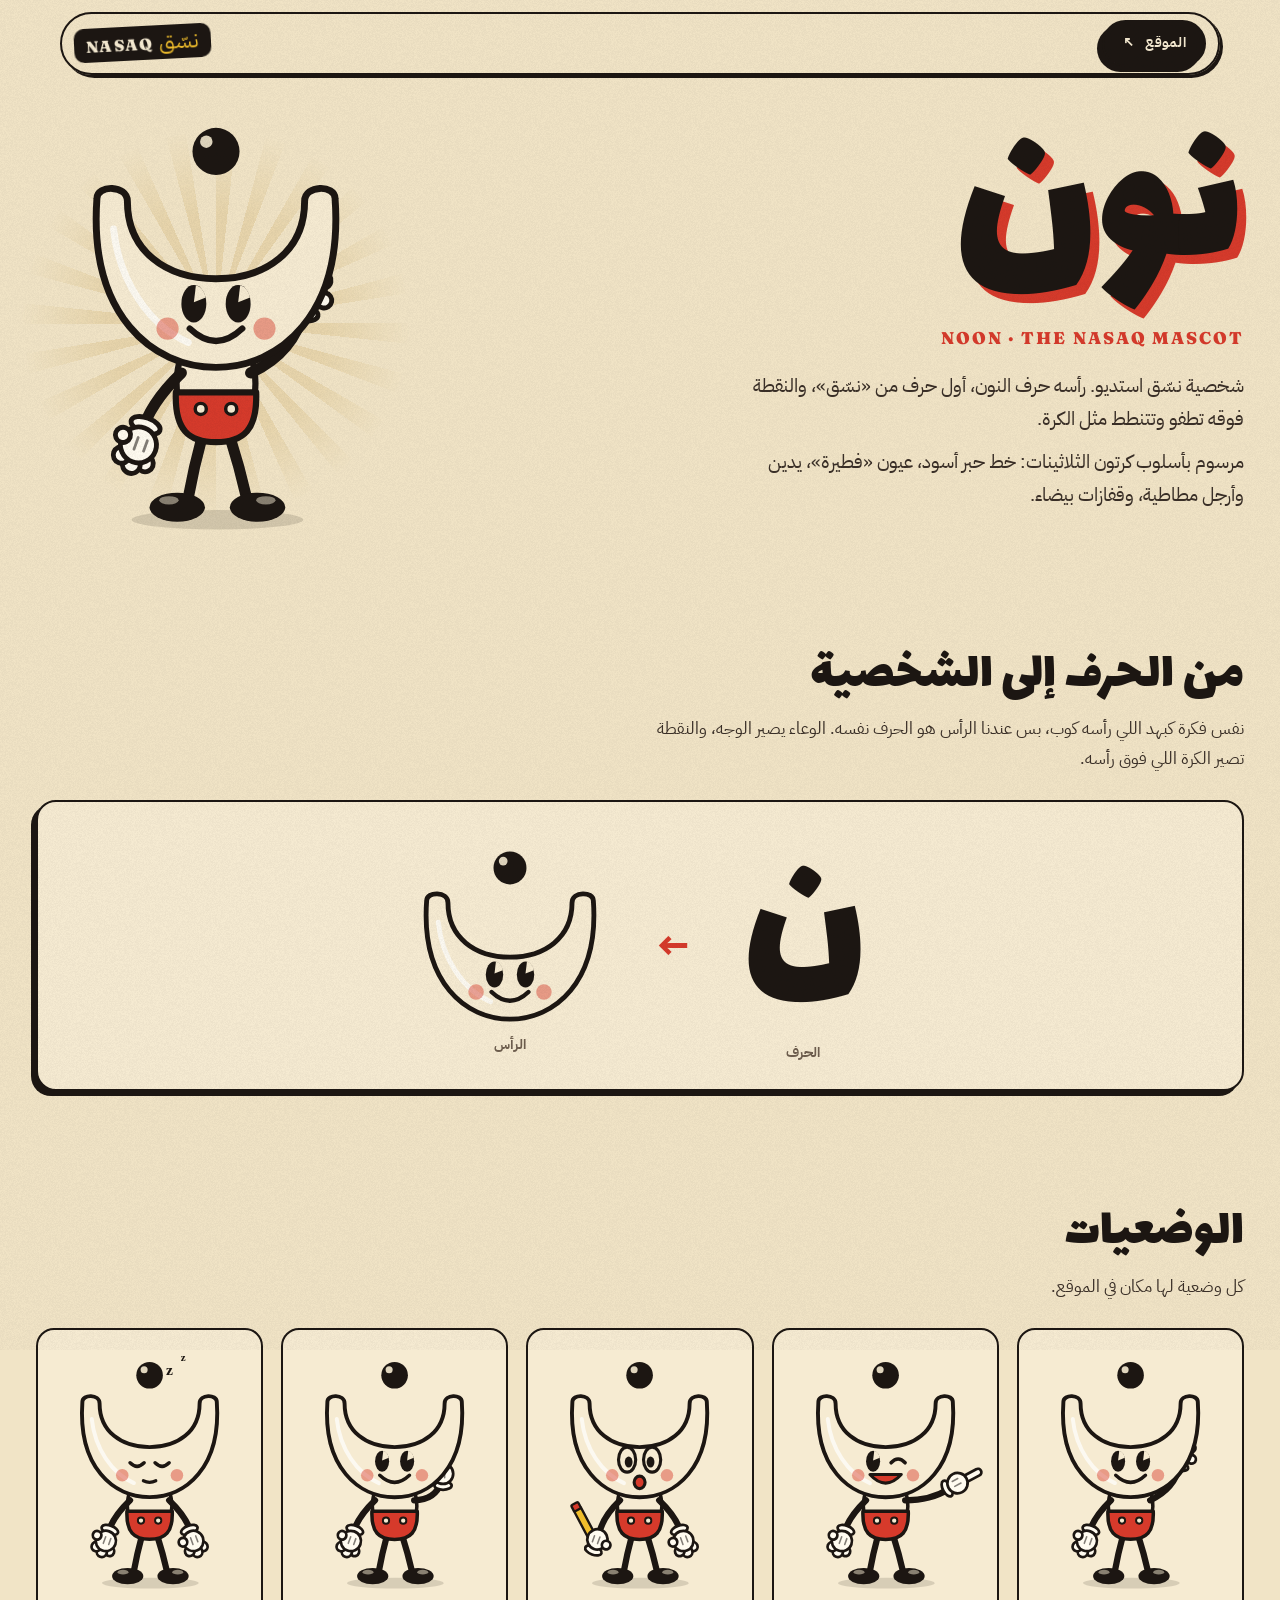
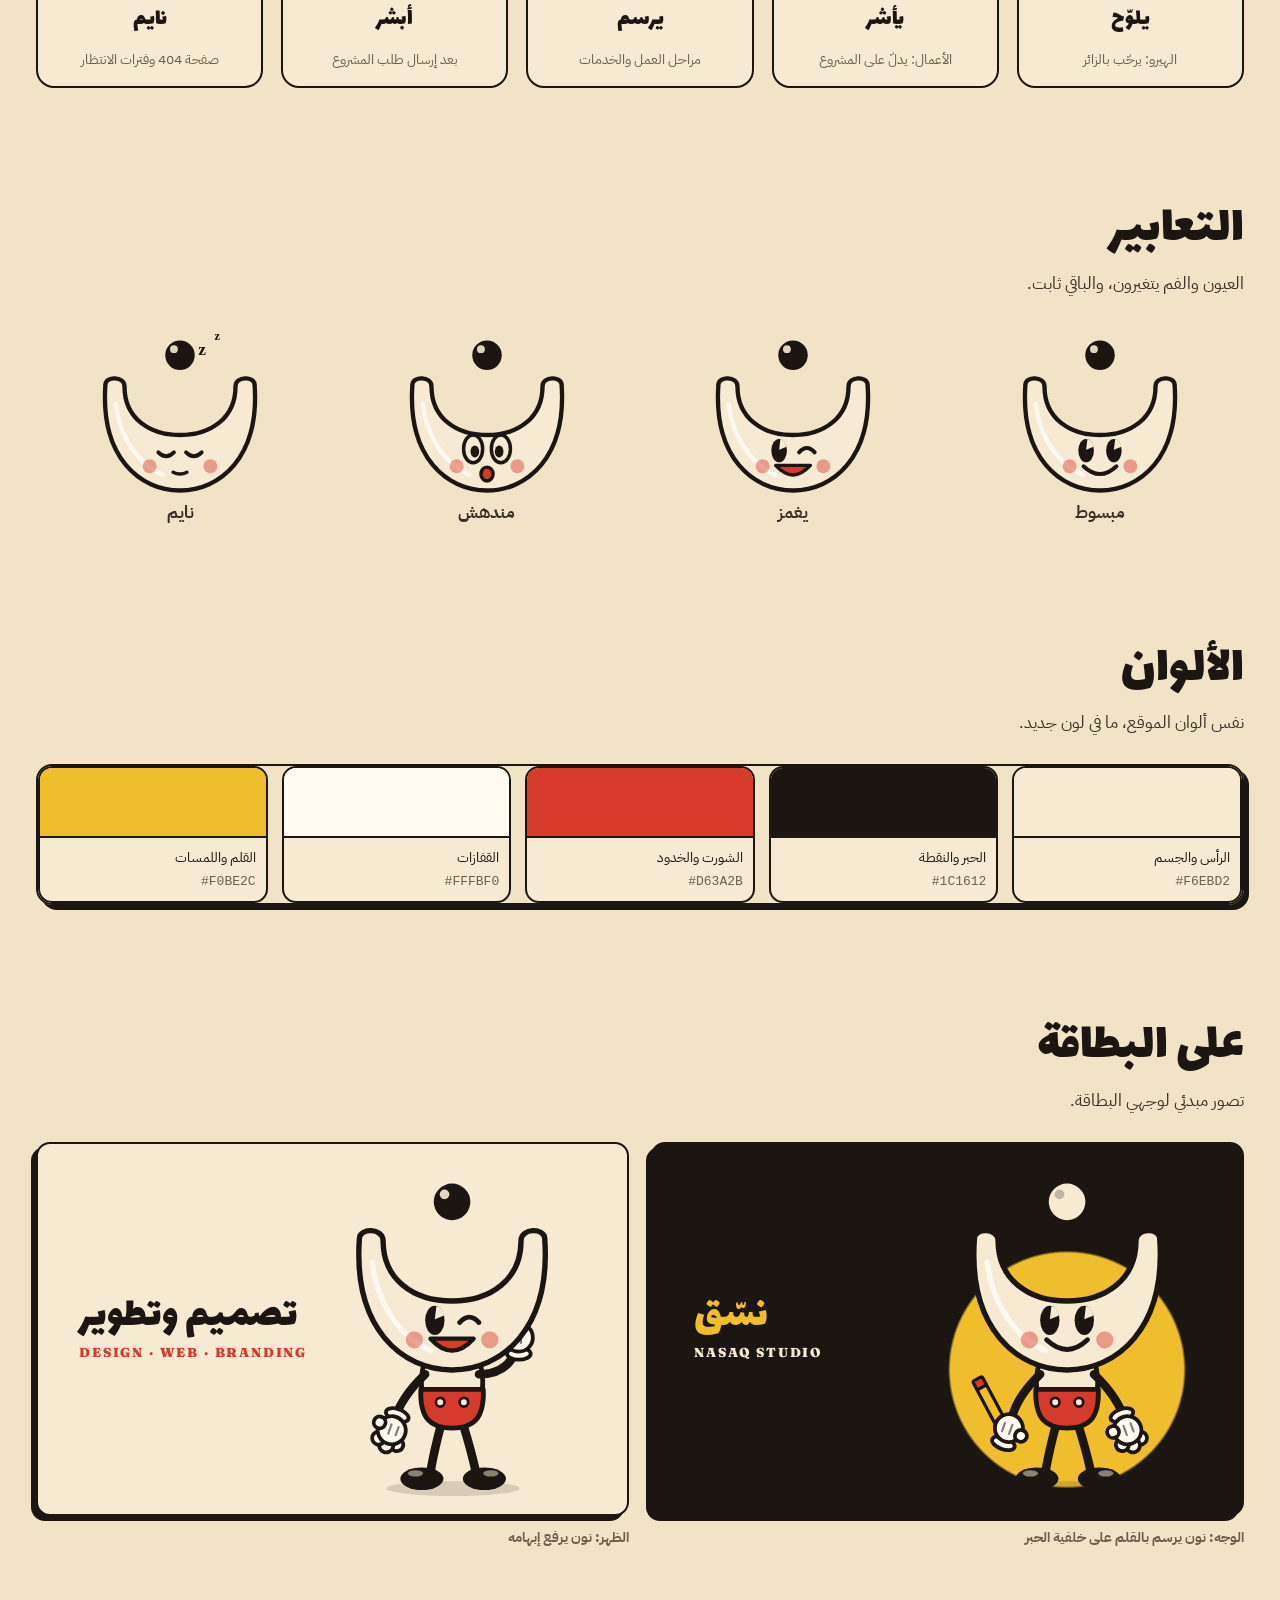
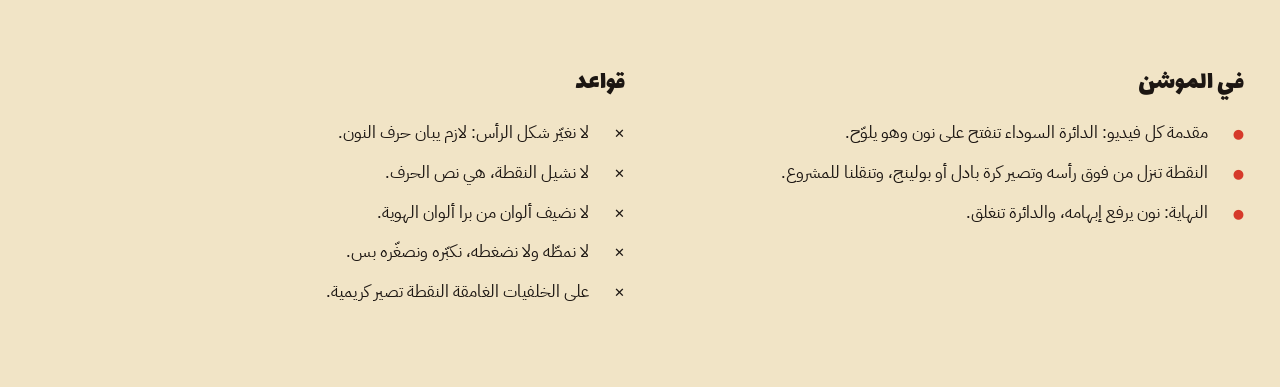
<file: noon.html>
<!doctype html>
<html lang="ar" dir="rtl">
<head>
<meta charset="utf-8">
<meta name="viewport" content="width=device-width, initial-scale=1, viewport-fit=cover">
<title>نون · نسّق استديو</title>
<meta name="robots" content="noindex">
<link rel="icon" href="assets/icon.svg" type="image/svg+xml">
<link rel="preconnect" href="https://fonts.googleapis.com">
<link rel="preconnect" href="https://fonts.gstatic.com" crossorigin>
<link rel="stylesheet" href="https://fonts.googleapis.com/css2?family=Bricolage+Grotesque:opsz,wght@12..96,400;12..96,600;12..96,800&family=Fraunces:opsz,wght,SOFT,WONK@9..144,400..900,0..100,0..1&family=IBM+Plex+Sans+Arabic:wght@400;600;700&family=Lalezar&display=swap">
<link rel="stylesheet" href="assets/style.css">
<style>
  /* Character sheet: one page that shows how Noon is built and used */
  .sheet { padding-block: calc(96px + env(safe-area-inset-top, 0px)) 80px; }
  .sheet-hero { display: grid; grid-template-columns: minmax(0, 1fr) minmax(220px, 360px); gap: clamp(24px, 5vw, 70px); align-items: center; }
  .sheet-hero h1 { margin: 0; font-family: var(--display); font-weight: 400; font-size: clamp(90px, 18vw, 220px); line-height: .95; color: var(--ink); text-shadow: .04em .04em 0 var(--red); }
  .sheet-hero .en { font-family: "Fraunces", Georgia, serif; font-weight: 900; letter-spacing: .12em; color: var(--red); margin: 6px 0 16px; }
  .sheet-hero p { max-width: 46ch; font-size: 19px; color: var(--ink-2); margin: 0 0 10px; }
  .stage { position: relative; aspect-ratio: 260 / 316; max-width: 100%; }
  .stage::before { content: ""; position: absolute; inset: 8% -6% 4%; z-index: -1; border-radius: 50%;
    background: repeating-conic-gradient(from 0deg, var(--paper-2) 0deg 6deg, transparent 6deg 15deg); opacity: .8;
    -webkit-mask: radial-gradient(circle, #000 40%, transparent 70%); mask: radial-gradient(circle, #000 40%, transparent 70%); }
  .block { margin-top: clamp(60px, 9vw, 110px); }
  .block h2 { margin: 0 0 6px; font-family: var(--display); font-weight: 400; font-size: clamp(32px, 5vw, 54px); line-height: 1.2; }
  .block > p { margin: 0 0 26px; color: var(--ink-2); max-width: 60ch; }
  .build { display: flex; align-items: center; justify-content: center; gap: clamp(14px, 4vw, 50px); flex-wrap: wrap;
    border: var(--edge); border-radius: 20px; background: var(--cream); padding: 24px; box-shadow: var(--shadow); }
  [dir="rtl"] .build { box-shadow: -5px 5px 0 var(--ink); }
  .build .letter { font-family: "Lalezar", serif; font-size: clamp(110px, 16vw, 190px); line-height: 1.1; }
  .build .arrow { font-size: 40px; font-weight: 800; color: var(--red); }
  .build .head { width: clamp(120px, 18vw, 190px); }
  .build figcaption { text-align: center; font-weight: 700; color: var(--muted); font-size: 14px; }
  .build figure { margin: 0; display: grid; justify-items: center; gap: 6px; }
  .poses { display: grid; grid-template-columns: repeat(5, minmax(0, 1fr)); gap: 18px; }
  .pose { margin: 0; border: var(--edge); border-radius: 18px; background: var(--cream); padding: 14px 10px 16px; display: grid; gap: 8px; text-align: center; }
  .pose b { font-family: var(--display); font-weight: 400; font-size: 24px; }
  .pose span { font-size: 14px; color: var(--muted); line-height: 1.5; }
  .faces { display: grid; grid-template-columns: repeat(4, minmax(0, 1fr)); gap: 18px; }
  .faces figure { margin: 0; text-align: center; font-weight: 700; color: var(--ink-2); }
  .faces svg { max-width: 170px; margin-inline: auto; }
  .swatches { display: grid; grid-template-columns: repeat(5, minmax(0, 1fr)); gap: 14px; }
  .sw { border: var(--edge); border-radius: 14px; overflow: hidden; background: var(--cream); }
  .sw i { display: block; height: 70px; border-bottom: var(--edge); }
  .sw div { padding: 8px 10px; font-size: 14px; }
  .sw code { display: block; direction: ltr; text-align: right; color: var(--muted); font-size: 13px; }
  .uses { display: grid; grid-template-columns: repeat(2, minmax(0, 1fr)); gap: 22px; align-items: start; }
  .card-mock { aspect-ratio: 85.6 / 54; max-width: 100%; border-radius: 14px; border: var(--edge); overflow: hidden; position: relative; box-shadow: -5px 5px 0 var(--ink); }
  .card-mock.front { background: var(--ink); color: var(--cream); }
  .card-mock.back { background: var(--cream); }
  .card-mock.front .noon-dot circle:first-child { fill: var(--cream); }  /* on dark grounds the dot turns cream */
  .card-mock.front .noon-dot circle + circle { fill: var(--ink); opacity: .25; }
  .card-mock.front .who { background: radial-gradient(circle at 50% 62%, var(--mustard) 0 46%, transparent 47%); }
  .card-mock .who { position: absolute; inset-inline-start: 6%; top: 50%; translate: 0 -50%; height: 92%; aspect-ratio: 260/316; }
  .card-mock .txt { position: absolute; inset-inline-end: 7%; top: 50%; translate: 0 -50%; text-align: left; }
  .card-mock .txt b { display: block; font-family: "Lalezar", serif; font-weight: 400; font-size: clamp(28px, 4vw, 44px); line-height: 1.1; color: var(--mustard); }
  .card-mock .txt small { display: block; font-family: "Fraunces", Georgia, serif; font-weight: 900; letter-spacing: .14em; font-size: clamp(10px, 1.2vw, 13px); }
  .card-mock.back .txt b { color: var(--ink); }
  .card-mock.back .txt small { color: var(--red); }
  .uses figcaption { margin-top: 10px; font-weight: 700; color: var(--muted); font-size: 14px; }
  .uses figure { margin: 0; }
  .list { list-style: none; margin: 0; padding: 0; display: grid; gap: 10px; }
  .list li { display: grid; grid-template-columns: 26px 1fr; gap: 10px; align-items: baseline; font-size: 17px; }
  .list li::before { content: "●"; color: var(--red); font-size: 13px; }
  .list.dont li::before { content: "✕"; color: var(--ink); font-weight: 800; }
  .two { display: grid; grid-template-columns: 1fr 1fr; gap: 30px; }
  .two h3 { margin: 0 0 12px; font-family: var(--display); font-weight: 400; font-size: 26px; }
  .motion { counter-reset: m; }
  @media (max-width: 900px) {
    .poses { grid-template-columns: repeat(3, minmax(0, 1fr)); }
    .faces, .swatches { grid-template-columns: repeat(2, minmax(0, 1fr)); }
    .uses, .two, .sheet-hero { grid-template-columns: 1fr; }
    .stage { max-width: 320px; margin-inline: auto; }
  }
  @media (max-width: 520px) { .poses { grid-template-columns: repeat(2, minmax(0, 1fr)); } }
</style>
</head>
<body>
<div class="grain" aria-hidden="true"></div>

<header class="nav is-stuck">
  <div class="nav-in">
    <a class="btn btn-ink" href="index.html">الموقع <span class="arr">↗</span></a>
    <a class="logo" href="index.html" aria-label="نسّق استديو"><span class="logo-ar">نسّق</span><span class="logo-en">NASAQ</span></a>
  </div>
</header>

<main class="wrap sheet">
  <section class="sheet-hero">
    <div>
      <h1>نون</h1>
      <div class="en">NOON · THE NASAQ MASCOT</div>
      <p>شخصية نسّق استديو. رأسه حرف النون، أول حرف من «نسّق»، والنقطة فوقه تطفو وتتنطط مثل الكرة.</p>
      <p>مرسوم بأسلوب كرتون الثلاثينات: خط حبر أسود، عيون «فطيرة»، يدين وأرجل مطاطية، وقفازات بيضاء.</p>
    </div>
    <div class="stage" id="hero-noon"></div>
  </section>

  <section class="block">
    <h2>من الحرف إلى الشخصية</h2>
    <p>نفس فكرة كبهد اللي رأسه كوب، بس عندنا الرأس هو الحرف نفسه. الوعاء يصير الوجه، والنقطة تصير الكرة اللي فوق رأسه.</p>
    <div class="build">
      <figure><span class="letter">ن</span><figcaption>الحرف</figcaption></figure>
      <span class="arrow">←</span>
      <figure><div class="head" id="build-head"></div><figcaption>الرأس</figcaption></figure>
    </div>
  </section>

  <section class="block">
    <h2>الوضعيات</h2>
    <p>كل وضعية لها مكان في الموقع.</p>
    <div class="poses" id="poses"></div>
  </section>

  <section class="block">
    <h2>التعابير</h2>
    <p>العيون والفم يتغيرون، والباقي ثابت.</p>
    <div class="faces" id="faces"></div>
  </section>

  <section class="block">
    <h2>الألوان</h2>
    <p>نفس ألوان الموقع، ما في لون جديد.</p>
    <div class="swatches">
      <div class="sw"><i style="background:#F6EBD2"></i><div>الرأس والجسم<code>#F6EBD2</code></div></div>
      <div class="sw"><i style="background:#1C1612"></i><div>الحبر والنقطة<code>#1C1612</code></div></div>
      <div class="sw"><i style="background:#D63A2B"></i><div>الشورت والخدود<code>#D63A2B</code></div></div>
      <div class="sw"><i style="background:#FFFBF0"></i><div>القفازات<code>#FFFBF0</code></div></div>
      <div class="sw"><i style="background:#F0BE2C"></i><div>القلم واللمسات<code>#F0BE2C</code></div></div>
    </div>
  </section>

  <section class="block">
    <h2>على البطاقة</h2>
    <p>تصور مبدئي لوجهي البطاقة.</p>
    <div class="uses">
      <figure>
        <div class="card-mock front"><div class="who" id="card-front"></div><div class="txt"><b>نسّق</b><small>NASAQ STUDIO</small></div></div>
        <figcaption>الوجه: نون يرسم بالقلم على خلفية الحبر</figcaption>
      </figure>
      <figure>
        <div class="card-mock back"><div class="who" id="card-back"></div><div class="txt"><b>تصميم وتطوير</b><small>DESIGN · WEB · BRANDING</small></div></div>
        <figcaption>الظهر: نون يرفع إبهامه</figcaption>
      </figure>
    </div>
  </section>

  <section class="block two">
    <div>
      <h3>في الموشن</h3>
      <ul class="list">
        <li>مقدمة كل فيديو: الدائرة السوداء تنفتح على نون وهو يلوّح.</li>
        <li>النقطة تنزل من فوق رأسه وتصير كرة بادل أو بولينج، وتنقلنا للمشروع.</li>
        <li>النهاية: نون يرفع إبهامه، والدائرة تنغلق.</li>
      </ul>
    </div>
    <div>
      <h3>قواعد</h3>
      <ul class="list dont">
        <li>لا نغيّر شكل الرأس: لازم يبان حرف النون.</li>
        <li>لا نشيل النقطة، هي نص الحرف.</li>
        <li>لا نضيف ألوان من برا ألوان الهوية.</li>
        <li>لا نمطّه ولا نضغطه، نكبّره ونصغّره بس.</li>
        <li>على الخلفيات الغامقة النقطة تصير كريمية.</li>
      </ul>
    </div>
  </section>
</main>

<script src="assets/noon.js"></script>
<script>
  document.getElementById('hero-noon').innerHTML = noonSVG({ pose: 'wave', face: 'happy', label: 'نون يلوّح' });
  document.getElementById('build-head').innerHTML = noonSVG({ face: 'happy', headOnly: true, label: 'رأس نون' });
  document.getElementById('card-front').innerHTML = noonSVG({ pose: 'pencil', face: 'happy', label: 'نون يرسم' });
  document.getElementById('card-back').innerHTML = noonSVG({ pose: 'thumbs', face: 'wink', label: 'نون يرفع إبهامه' });
  var poses = [
    ['wave', 'happy', 'يلوّح', 'الهيرو: يرحّب بالزائر'],
    ['point', 'wink', 'يأشر', 'الأعمال: يدلّ على المشروع'],
    ['pencil', 'wow', 'يرسم', 'مراحل العمل والخدمات'],
    ['thumbs', 'happy', 'أبشر', 'بعد إرسال طلب المشروع'],
    ['idle', 'sleep', 'نايم', 'صفحة 404 وفترات الانتظار']
  ];
  document.getElementById('poses').innerHTML = poses.map(function (p) {
    return '<figure class="pose">' + noonSVG({ pose: p[0], face: p[1], label: 'نون ' + p[2] }) + '<b>' + p[2] + '</b><span>' + p[3] + '</span></figure>';
  }).join('');
  var faces = [['happy', 'مبسوط'], ['wink', 'يغمز'], ['wow', 'مندهش'], ['sleep', 'نايم']];
  document.getElementById('faces').innerHTML = faces.map(function (f) {
    return '<figure>' + noonSVG({ face: f[0], headOnly: true, label: 'نون ' + f[1] }) + f[1] + '</figure>';
  }).join('');
  (function () {
    var c = document.createElement('canvas'); c.width = c.height = 160;
    var x = c.getContext('2d'), d = x.createImageData(160, 160);
    for (var i = 0; i < d.data.length; i += 4) { var v = Math.random() * 255 | 0; d.data[i] = d.data[i+1] = d.data[i+2] = v; d.data[i+3] = 70; }
    x.putImageData(d, 0, 0); document.querySelector('.grain').style.backgroundImage = 'url(' + c.toDataURL() + ')';
  })();
</script>
</body>
</html>
</file>
<file: assets/style.css>
/* Nasaq Studio — 1930s cartoon print on cream paper: ink outlines, hard shadows, film grain.
   Layout: typographic sections stacked like title cards; one bold colour moment per section. */
:root {
  --paper: #F1E4C6;
  --paper-2: #E6D2A6;
  --ink: #1C1612;
  --ink-2: #3A2F27;
  --cream: #F6EBD2;
  --red: #D63A2B;
  --orange: #E5682E;
  --mustard: #F0BE2C;
  --blue: #5A8CC4;
  --muted: #6E5E4E;

  --display: "Fraunces", "Georgia", "Times New Roman", serif;
  --body: "Bricolage Grotesque", "Segoe UI", system-ui, sans-serif;
  --ar: "Lalezar", "IBM Plex Sans Arabic", "Segoe UI", sans-serif;

  --ease: cubic-bezier(0.22, 1, 0.36, 1);
  --edge: 2.5px solid var(--ink);
  --shadow: 5px 5px 0 var(--ink);
  --gut: max(16px, env(safe-area-inset-left, 0px));
  --gut-r: max(16px, env(safe-area-inset-right, 0px));
  color-scheme: light;
}

*, *::before, *::after { box-sizing: border-box; }
html { -webkit-text-size-adjust: 100%; }
html.lenis, html.lenis body { height: auto; }
.lenis.lenis-smooth { scroll-behavior: auto !important; }
body {
  margin: 0;
  background: var(--paper);
  color: var(--ink);
  font-family: var(--body);
  font-size: 17px;
  line-height: 1.55;
  overflow-x: hidden;
}
img { max-width: 100%; display: block; }
a { color: inherit; }
button { font: inherit; color: inherit; }
:focus-visible { outline: 3px solid var(--red); outline-offset: 3px; }
[lang="ar"] { font-family: var(--ar); font-weight: 400; }

.wrap {
  width: 100%;
  max-width: 1240px;
  margin-inline: auto;
  padding-left: var(--gut);
  padding-right: var(--gut-r);
}

/* ---------- Film grain + vignette ---------- */
.grain {
  position: fixed; inset: -50%;
  z-index: 90; pointer-events: none;
  opacity: .14; mix-blend-mode: multiply;
  background-size: 160px 160px;
  animation: grain 1s steps(6) infinite;
}
@keyframes grain {
  0% { transform: translate(0, 0); }
  20% { transform: translate(-3%, 2%); }
  40% { transform: translate(2%, -3%); }
  60% { transform: translate(-2%, -1%); }
  80% { transform: translate(3%, 3%); }
  100% { transform: translate(0, 0); }
}

/* ---------- Iris (page in/out) ---------- */
.iris {
  --r: 150vmax;
  position: fixed; inset: 0; z-index: 100; pointer-events: none;
  background: var(--ink);
  -webkit-mask: radial-gradient(circle at var(--x, 50%) var(--y, 50%), transparent var(--r), #000 calc(var(--r) + 1px));
          mask: radial-gradient(circle at var(--x, 50%) var(--y, 50%), transparent var(--r), #000 calc(var(--r) + 1px));
  visibility: hidden;
}
html.js-intro .iris { visibility: visible; --r: 0px; }
.is-flicker { animation: flicker .9s steps(7) .3s 1 both; }
@keyframes flicker {
  0%, 30%, 60% { filter: brightness(1); }
  15%, 45% { filter: brightness(.82); }
  75% { filter: brightness(1.06); }
  100% { filter: none; }
}

/* ---------- Pills, chips, buttons ---------- */
.pill {
  display: inline-flex; align-items: center; gap: 8px;
  padding: 6px 14px;
  border: var(--edge); border-radius: 999px;
  background: var(--cream);
  font-size: 14px; font-weight: 600; text-decoration: none;
  white-space: nowrap;
  transition: transform .4s var(--ease), box-shadow .4s var(--ease), background .3s;
}
a.pill:hover { transform: translate(-2px, -2px); box-shadow: 3px 3px 0 var(--ink); background: var(--mustard); }
.status i {
  width: 9px; height: 9px; border-radius: 50%;
  background: var(--red); box-shadow: 0 0 0 0 var(--red);
  animation: pulse 1.8s var(--ease) infinite;
}
@keyframes pulse {
  0% { box-shadow: 0 0 0 0 rgba(214, 58, 43, .55); }
  100% { box-shadow: 0 0 0 9px rgba(214, 58, 43, 0); }
}

.btn {
  display: inline-flex; align-items: center; gap: 10px;
  padding: 12px 22px;
  border: var(--edge); border-radius: 999px;
  font-weight: 800; font-size: 15px; letter-spacing: .02em;
  text-decoration: none; white-space: nowrap;
  box-shadow: var(--shadow);
  transition: transform .45s var(--ease), box-shadow .45s var(--ease);
}
.btn:hover { transform: translate(-2px, -2px); box-shadow: 7px 7px 0 var(--ink); }
.btn:active { transform: translate(3px, 3px); box-shadow: 1px 1px 0 var(--ink); }
.btn .arr { display: inline-block; transition: transform .45s var(--ease); }
.btn:hover .arr { transform: rotate(45deg); }
.btn-ink { background: var(--ink); color: var(--cream); }
.btn-red { background: var(--red); color: var(--cream); font-size: 18px; padding: 16px 30px; }

.chip {
  border: var(--edge); border-radius: 999px;
  background: transparent; padding: 6px 14px;
  font-size: 14px; font-weight: 600; cursor: pointer;
  transition: background .3s, color .3s;
}
.chip:hover { background: var(--paper-2); }
.chip.is-on { background: var(--ink); color: var(--cream); }

/* ---------- Nav ---------- */
/* Fixed and the same size in every state: scrolling only fades a backdrop in,
   so nothing below it moves. */
.nav {
  position: fixed; top: 0; left: 0; right: 0; z-index: 50;
  padding-top: calc(12px + env(safe-area-inset-top, 0px));
  padding-left: max(10px, env(safe-area-inset-left, 0px));
  padding-right: max(10px, env(safe-area-inset-right, 0px));
  pointer-events: none;
}
.nav-in {
  position: relative; isolation: isolate;
  display: flex; align-items: center; gap: 18px;
  max-width: 1160px; margin-inline: auto;
  padding: 8px 14px;
  pointer-events: auto;
}
.nav-in::before {
  content: ""; position: absolute; inset: 0; z-index: -1;
  background: rgba(241, 228, 198, .9);
  -webkit-backdrop-filter: blur(8px); backdrop-filter: blur(8px);
  border: var(--edge); border-radius: 999px;
  box-shadow: 3px 3px 0 var(--ink);
  opacity: 0; transform: translateY(-8px) scale(.985);
  transition: opacity .45s var(--ease), transform .6s var(--ease);
  will-change: opacity, transform;
}
.nav.is-stuck .nav-in::before { opacity: 1; transform: none; }
.lang-btn {
  flex: none; display: grid; place-items: center;
  min-width: 40px; height: 40px; padding: 0 10px;
  border: var(--edge); border-radius: 999px; background: transparent;
  font-weight: 800; font-size: 14px; letter-spacing: .04em; cursor: pointer;
  transition: background .3s, color .3s;
}
.lang-btn:lang(ar) { font-family: var(--ar); font-size: 18px; font-weight: 400; letter-spacing: 0; }
/* Header order: talk + language at the start, section links, logo at the far end */
.nav-in > .btn { order: -2; }
.nav-in > .lang-btn { order: -1; }
.nav-in > .logo { order: 1; margin-inline-start: auto; }
.nav-gap { display: none; }
.lang-btn:hover { background: var(--ink); color: var(--mustard); }
.nav-in > .btn { margin-inline-start: 0; padding: 9px 18px; font-size: 14px; box-shadow: 3px 3px 0 var(--ink); }
.logo {
  display: inline-flex; align-items: baseline; gap: 6px;
  text-decoration: none;
  background: var(--ink); color: var(--cream);
  padding: 4px 12px 2px; border-radius: 10px;
  transform: rotate(-3deg);
}
.logo-ar { font-size: 22px; line-height: 1.2; color: var(--mustard); }
.logo-en { font-family: var(--display); font-weight: 900; font-size: 16px; letter-spacing: .08em; }
.links { display: flex; gap: 26px; margin-inline-start: 14px; }
.links a { text-decoration: none; font-weight: 600; font-size: 15px; position: relative; }
.links a::after {
  content: ""; position: absolute; left: 0; right: 0; bottom: -3px; height: 2px;
  background: var(--red); transform: scaleX(0); transform-origin: right;
  transition: transform .5s var(--ease);
}
.links a:hover::after { transform: scaleX(1); transform-origin: left; }
.links sup { font-size: 10px; color: var(--muted); font-variant-numeric: tabular-nums; }
.links + .btn { margin-inline-start: 0; }
@media (max-width: 900px) {
  .links { display: none; }
  .nav .status { display: none; }
}

/* ---------- Hero ---------- */
.hero { position: relative; overflow: hidden; padding-block: calc(100px + env(safe-area-inset-top, 0px)) 70px; }
.rays {
  position: absolute; left: 50%; top: 46%;
  width: 260vmax; height: 260vmax; margin: -130vmax 0 0 -130vmax;
  background: repeating-conic-gradient(from 0deg, var(--paper-2) 0deg 6deg, transparent 6deg 15deg);
  opacity: .55;
  animation: spin 160s linear infinite;
  -webkit-mask: radial-gradient(circle, #000 0, #000 18vmax, transparent 70vmax);
          mask: radial-gradient(circle, #000 0, #000 18vmax, transparent 70vmax);
}
@keyframes spin { to { transform: rotate(360deg); } }
.hero::after { /* vignette */
  content: ""; position: absolute; inset: 0; pointer-events: none;
  background: radial-gradient(ellipse at 50% 45%, transparent 55%, rgba(28, 22, 18, .28) 100%);
}
.hero-in { position: relative; z-index: 1; display: grid; justify-items: center; gap: 10px; }
.hero-title {
  margin: 10px 0 0;
  font-family: var(--display);
  font-variation-settings: "SOFT" 100, "WONK" 1;
  font-weight: 900;
  font-size: clamp(64px, 18.5vw, 250px);
  line-height: .82; letter-spacing: -.02em;
  text-align: center;
}
.line { display: block; overflow: hidden; padding-bottom: .06em; }
.line .ch, .line .w { display: inline-block; will-change: transform; }
.line .w { white-space: nowrap; }
.solid { color: var(--ink); text-shadow: .03em .03em 0 var(--red); }
/* Outlined words: the stroke is painted first and the letter filled on top in the paper colour,
   so only the outer edge shows (no inner rings where Arabic letters overlap). */
.outline { color: var(--paper); -webkit-text-stroke: max(3px, .024em) var(--red); paint-order: stroke fill; }

.seal {
  position: relative;
  width: clamp(120px, 20vw, 210px); aspect-ratio: 1; max-width: 100%;
  margin-top: -2.2vw;
}
.seal svg { width: 100%; height: 100%; animation: spin 26s linear infinite; }
.seal-bg { fill: var(--mustard); stroke: var(--ink); stroke-width: 4; }
.seal-core { fill: var(--red); stroke: var(--ink); stroke-width: 4; }
.seal-ring { font-family: var(--body); font-weight: 800; font-size: 15px; letter-spacing: 2.4px; fill: var(--ink); }
.seal-ar {
  position: absolute; inset: 0; display: grid; place-items: center;
  font-size: clamp(30px, 5.4vw, 58px); color: var(--cream); line-height: 1;
  text-shadow: 2px 2px 0 var(--ink);
}

.hero-foot {
  width: 100%;
  display: flex; justify-content: space-between; align-items: flex-end; gap: 24px; flex-wrap: wrap;
  margin-top: 10px;
}
.hero-copy { max-width: 380px; min-width: 0; }
.hero-copy h2 { font-family: var(--display); font-size: 26px; font-weight: 800; margin: 0 0 6px; }
.hero-copy p { margin: 0 0 18px; color: var(--ink-2); }
.socials { list-style: none; margin: 0; padding: 0; display: flex; flex-direction: column; gap: 10px; align-items: flex-end; }
@media (max-width: 640px) {
  .socials { flex-direction: row; flex-wrap: wrap; align-items: center; }
  .seal { margin-top: 6px; }
}

/* ---------- Sections ---------- */
.sec { position: relative; padding-block: clamp(70px, 11vw, 140px); overflow: hidden; }
.sec-head { display: flex; align-items: flex-end; justify-content: space-between; gap: 20px; flex-wrap: wrap; margin-bottom: 36px; }
.sec-title {
  margin: 0;
  font-family: var(--display); font-weight: 800;
  font-variation-settings: "SOFT" 50, "WONK" 0;
  font-size: clamp(38px, 6.4vw, 76px);
  line-height: 1; letter-spacing: -.01em; text-transform: uppercase;
  text-wrap: balance;
}
.word { display: inline-block; overflow: hidden; vertical-align: top; padding-bottom: .08em; }
.word > span { display: inline-block; will-change: transform; }
.sec-note { font-weight: 600; color: var(--muted); }
.ghost {
  position: absolute; top: clamp(20px, 4vw, 60px); left: 0; right: 0;
  display: flex; justify-content: center;
  font-family: var(--display); font-weight: 900;
  font-size: clamp(90px, 21vw, 300px); line-height: 1;
  color: var(--paper); -webkit-text-stroke: 3px var(--paper-2); paint-order: stroke fill;
  white-space: nowrap; pointer-events: none; user-select: none;
}
.sec > .wrap { position: relative; }

/* ---------- Work grid ---------- */
.grid { display: grid; grid-template-columns: repeat(12, 1fr); gap: 26px; }
.card {
  grid-column: span 12;
  display: grid; grid-template-columns: 1.5fr 1fr; gap: 0;
  border: var(--edge); border-radius: 18px; overflow: hidden;
  background: var(--cream); box-shadow: var(--shadow);
  text-decoration: none;
  transition: transform .6s var(--ease), box-shadow .6s var(--ease);
}
.card:hover { transform: translate(-3px, -3px) rotate(-.4deg); box-shadow: 9px 9px 0 var(--ink); }
.card-media { position: relative; overflow: hidden; border-inline-end: var(--edge); min-height: 260px; }
.card-media > * { transition: transform 1s var(--ease); }
.card:hover .card-media > * { transform: scale(1.05); }
.card-body { padding: clamp(20px, 3vw, 34px); display: flex; flex-direction: column; gap: 14px; min-width: 0; }
.card-kicker { font-size: 13px; font-weight: 800; letter-spacing: .12em; text-transform: uppercase; color: var(--red); }
.card-title { font-family: var(--display); font-weight: 900; font-size: clamp(30px, 4vw, 50px); line-height: .95; margin: 0; text-wrap: balance; }
.card-title span { display: block; color: var(--blue); font-weight: 700; font-size: .55em; margin-top: 6px; }
.card-sum { margin: 0; color: var(--ink-2); }
.tags { display: flex; flex-wrap: wrap; gap: 8px; list-style: none; padding: 0; margin: 0; }
.tags li { border: 2px solid var(--ink); border-radius: 999px; padding: 2px 10px; font-size: 13px; font-weight: 600; }
.card-go {
  margin-top: auto; align-self: flex-start;
  display: inline-grid; place-items: center;
  width: 54px; height: 54px; border-radius: 50%;
  background: var(--mustard); border: var(--edge);
  font-size: 22px; font-weight: 800;
  transition: transform .6s var(--ease), background .3s;
}
.card:hover .card-go { transform: rotate(45deg); background: var(--red); color: var(--cream); }
.slot {
  grid-column: span 12;
  border: 2.5px dashed var(--ink); border-radius: 18px;
  padding: 26px; display: flex; align-items: center; justify-content: space-between; gap: 16px; flex-wrap: wrap;
  color: var(--ink-2);
}
.slot b { font-family: var(--display); font-size: 24px; color: var(--ink); }
.slot a { font-weight: 800; }
.grid .is-hidden { display: none; }
.empty { grid-column: span 12; padding: 30px; text-align: center; color: var(--muted); }
@media (max-width: 760px) {
  .card { grid-template-columns: 1fr; }
  .card-media { border-inline-end: 0; border-bottom: var(--edge); min-height: 0; aspect-ratio: 16 / 10; }
}

/* Placeholder cover */
.cover-art { position: absolute; inset: 0; }
.cover-art svg { width: 100%; height: 100%; display: block; }
.cover-art .ball { animation: bounce 1.6s var(--ease) infinite alternate; transform-origin: center; }
@keyframes bounce { from { transform: translate(0, 0); } to { transform: translate(-90px, 70px); } }
.cover-type {
  position: absolute; inset-inline-start: 6%; bottom: 8%;
  background: var(--cream); border: var(--edge); border-radius: 12px;
  padding: 8px 14px 6px; box-shadow: 4px 4px 0 var(--ink);
  transform: rotate(-2deg);
}
.cover-type b { display: block; font-family: var(--display); font-weight: 900; font-size: clamp(18px, 2.6vw, 30px); line-height: 1; text-transform: uppercase; }
.cover-type span { font-size: 13px; font-weight: 800; letter-spacing: .14em; text-transform: uppercase; color: var(--red); }
.cover-note {
  position: absolute; top: 12px; inset-inline-end: 12px;
  background: var(--ink); color: var(--cream); border-radius: 999px;
  padding: 4px 10px; font-size: 12px; font-weight: 600;
}

/* ---------- Services accordion ---------- */
.acc { list-style: none; margin: 30px 0 0; padding: 0; border-top: var(--edge); }
.acc-item { border-bottom: var(--edge); transition: background .5s var(--ease), color .5s var(--ease); }
.acc-item.is-open { background: var(--ink); color: var(--cream); border-radius: 14px; }
.acc-head {
  width: 100%; display: flex; align-items: center; justify-content: space-between; gap: 16px;
  background: none; border: 0; cursor: pointer; text-align: start;
  padding: clamp(18px, 2.6vw, 28px) clamp(10px, 2vw, 24px);
}
.acc-name {
  font-family: var(--display); font-weight: 800; text-transform: uppercase;
  font-size: clamp(26px, 4.4vw, 54px); line-height: 1;
  transition: transform .6s var(--ease);
}
.acc-head:hover .acc-name { transform: translateX(10px); }
.acc-icon { position: relative; width: 26px; height: 26px; flex: none; }
.acc-icon::before, .acc-icon::after {
  content: ""; position: absolute; left: 0; right: 0; top: 50%; height: 3px; margin-top: -1.5px;
  background: currentColor; border-radius: 2px; transition: transform .6s var(--ease);
}
.acc-icon::after { transform: rotate(90deg); }
.is-open .acc-icon::before { transform: rotate(45deg); }
.is-open .acc-icon::after { transform: rotate(135deg); }
.acc-body { display: grid; grid-template-rows: 0fr; transition: grid-template-rows .7s var(--ease); }
.is-open .acc-body { grid-template-rows: 1fr; }
.acc-inner {
  overflow: hidden; min-height: 0;
  display: flex; align-items: center; justify-content: space-between; gap: 24px; flex-wrap: wrap;
  padding-inline: clamp(10px, 2vw, 24px);
}
.is-open .acc-inner { padding-bottom: 26px; }
.acc-inner p { margin: 0; max-width: 46ch; min-width: 0; color: inherit; opacity: .85; }
.ticket {
  display: grid; gap: 2px; padding: 14px 20px;
  border: 2.5px solid var(--cream); border-radius: 12px;
  color: var(--ink); box-shadow: 5px 5px 0 var(--cream);
  transform: rotate(-4deg) translateY(20px); opacity: 0;
  transition: transform .8s var(--ease) .1s, opacity .5s .1s;
}
.is-open .ticket { transform: rotate(-4deg) translateY(0); opacity: 1; }
.ticket b { font-family: var(--display); font-size: 40px; font-weight: 900; line-height: 1; }
.ticket span { font-size: 13px; font-weight: 600; }
.t-mustard { background: var(--mustard); }
.t-red { background: var(--red); color: var(--cream); }
.t-blue { background: var(--blue); color: var(--cream); }
.t-orange { background: var(--orange); }

/* ---------- Process (ink section) ---------- */
.process { background: var(--ink); color: var(--cream); }
.process .sec-note { color: var(--paper-2); opacity: .7; }
.ghost-dark { color: var(--ink); -webkit-text-stroke-color: var(--ink-2); }
.rows { list-style: none; margin: 0; padding: 0; }
.row {
  display: grid; grid-template-columns: 60px 1fr auto; align-items: center; gap: 20px;
  padding: 24px 6px; border-bottom: 1.5px solid var(--ink-2);
  transition: padding .6s var(--ease), background .4s;
}
.row:first-child { border-top: 1.5px solid var(--ink-2); }
.row:hover { padding-inline: 18px; background: var(--ink-2); }
.row-n { font-family: var(--display); font-weight: 800; font-size: 22px; color: var(--mustard); font-variant-numeric: tabular-nums; }
.row-main { display: grid; gap: 2px; min-width: 0; }
.row-main b { font-family: var(--display); font-weight: 800; font-size: clamp(24px, 3.2vw, 38px); line-height: 1.05; }
.row-main em { font-style: normal; color: var(--paper-2); opacity: .8; }
.row-when { font-weight: 600; color: var(--paper-2); opacity: .8; white-space: nowrap; font-variant-numeric: tabular-nums; }
@media (max-width: 560px) {
  .row { grid-template-columns: 40px 1fr; }
  .row-when { grid-column: 2; }
}

.follower {
  position: fixed; left: 0; top: 0; z-index: 60; pointer-events: none;
  opacity: 0; translate: -50% -50%; transform: scale(.6);
}
.follower span {
  display: grid; place-items: center;
  width: 130px; height: 90px; border-radius: 14px;
  background: var(--mustard); color: var(--ink);
  border: 2.5px solid var(--ink); box-shadow: 5px 5px 0 var(--cream);
  font-family: var(--display); font-weight: 900; font-size: 30px;
  rotate: -6deg;
}

/* ---------- Contact ---------- */
.contact { text-align: center; }
.contact-in { position: relative; z-index: 1; display: grid; justify-items: center; gap: 22px; }
.rays-soft { top: 55%; opacity: .45; }
.cta-title {
  margin: 0;
  font-family: var(--display); font-weight: 900;
  font-variation-settings: "SOFT" 100, "WONK" 1;
  font-size: clamp(44px, 9vw, 120px); line-height: .92; text-transform: uppercase;
  text-wrap: balance; max-width: 12ch;
}
.cta-alt { margin: 0; font-size: clamp(22px, 3vw, 32px); color: var(--red); }
.socials-row { flex-direction: row; flex-wrap: wrap; justify-content: center; margin-top: 10px; }

/* ---------- Footer ---------- */
.foot { border-top: var(--edge); padding-block: 22px; font-weight: 600; font-size: 14px; }
.foot-in { display: flex; justify-content: space-between; align-items: center; gap: 16px; flex-wrap: wrap; }
.foot-alt { font-size: 20px; }
.foot a { text-decoration: none; }

/* ---------- Project page ---------- */
.p-hero { padding-block: calc(100px + env(safe-area-inset-top, 0px)) 40px; position: relative; overflow: hidden; }
.p-back { display: inline-flex; gap: 8px; align-items: center; font-weight: 700; text-decoration: none; margin-bottom: 26px; }
.p-kicker { font-size: 14px; font-weight: 800; letter-spacing: .14em; text-transform: uppercase; color: var(--red); }
.p-title {
  margin: 8px 0 0;
  font-family: var(--display); font-weight: 900;
  font-variation-settings: "SOFT" 100, "WONK" 1;
  font-size: clamp(54px, 12vw, 170px); line-height: .86; letter-spacing: -.02em; text-transform: uppercase;
}
.p-title .outline { -webkit-text-stroke-width: max(3px, .028em); }
.p-meta {
  display: grid; grid-template-columns: repeat(4, minmax(0, 1fr)); gap: 0;
  margin-top: 36px; border: var(--edge); border-radius: 14px; overflow: hidden; background: var(--cream);
}
.p-meta div { padding: 14px 18px; border-inline-end: var(--edge); min-width: 0; }
.p-meta div:last-child { border-inline-end: 0; }
.p-meta dt { font-size: 12px; font-weight: 800; letter-spacing: .12em; text-transform: uppercase; color: var(--muted); }
.p-meta dd { margin: 4px 0 0; font-weight: 700; }
@media (max-width: 700px) {
  .p-meta { grid-template-columns: 1fr 1fr; }
  .p-meta div:nth-child(2) { border-inline-end: 0; }
  .p-meta div:nth-child(-n+2) { border-bottom: var(--edge); }
}
.p-cover {
  position: relative; aspect-ratio: 16 / 9; max-width: 100%;
  border: var(--edge); border-radius: 18px; overflow: hidden; box-shadow: var(--shadow);
  background: var(--cream);
}
.p-cover > img { width: 100%; height: 100%; object-fit: cover; }
.p-text { display: grid; grid-template-columns: 220px 1fr; gap: 20px 40px; padding-block: 70px 30px; }
.p-text h2 { margin: 0; font-family: var(--display); font-weight: 800; font-size: 26px; text-transform: uppercase; }
.p-text p { margin: 0 0 30px; max-width: 62ch; font-size: 19px; color: var(--ink-2); }
.draft { background: var(--mustard); padding: 0 6px; border-radius: 4px; color: var(--ink); font-size: 13px; font-weight: 800; letter-spacing: .08em; text-transform: uppercase; vertical-align: middle; }
@media (max-width: 700px) { .p-text { grid-template-columns: 1fr; } .p-text p { margin-bottom: 14px; } }
.p-gallery { display: grid; gap: 26px; padding-bottom: 40px; }
.p-gallery img { border: var(--edge); border-radius: 14px; box-shadow: var(--shadow); }
.p-next { text-align: center; padding-block: 60px 90px; display: grid; justify-items: center; gap: 18px; }

/* ---------- Hero status line ---------- */
.hero-status {
  display: inline-flex; align-items: center; gap: 10px; margin: 0;
  font-weight: 700; font-size: 15px;
}
.hero-status i {
  width: 10px; height: 10px; border-radius: 50%; background: var(--red);
  animation: pulse 1.8s var(--ease) infinite;
}

/* ---------- 3D covers ---------- */
.card-media.has-3d, .p-cover.has-3d {
  background:
    radial-gradient(circle at 50% 60%, rgba(240, 190, 44, .45), transparent 62%),
    repeating-conic-gradient(from 0deg at 50% 60%, var(--paper-2) 0deg 6deg, var(--paper) 6deg 15deg);
  cursor: grab; touch-action: pan-y;
}
.card-media.has-3d:active, .p-cover.has-3d:active { cursor: grabbing; }
.card-media.has-3d { min-height: 380px; }
.has-3d > canvas { position: absolute; inset: 0; width: 100%; height: 100%; display: block; }
.has-3d > * { transition: none; }
.card:hover .card-media.has-3d > * { transform: none; }
.spin-hint {
  position: absolute; bottom: 12px; inset-inline-start: 12px;
  background: var(--ink); color: var(--cream); border-radius: 999px;
  padding: 4px 11px; font-size: 12px; font-weight: 600;
  opacity: .85; pointer-events: none;
}
@media (max-width: 760px) { .card-media.has-3d { min-height: 0; aspect-ratio: 4 / 3; } }

/* ---------- Services: reel + list ---------- */
.svc { display: grid; grid-template-columns: minmax(0, 1fr) minmax(0, 1.25fr); gap: clamp(24px, 4vw, 56px); align-items: start; margin-top: 30px; }
.svc .acc { margin-top: 0; }
.reel { margin: 0; position: sticky; top: 100px; }
.reel-screen {
  position: relative; aspect-ratio: 4 / 5; max-width: 100%;
  background: var(--ink); border: var(--edge); border-radius: 18px; overflow: hidden;
  box-shadow: var(--shadow);
}
/* film sprocket holes down both edges */
.reel-screen::before, .reel-screen::after {
  content: ""; position: absolute; top: 0; bottom: 0; width: 22px; z-index: 2;
  background: radial-gradient(circle, var(--paper) 0 4px, transparent 4.5px) center top / 22px 26px repeat-y;
  opacity: .9;
}
.reel-screen::before { left: 6px; } .reel-screen::after { right: 6px; }
.reel-screen video { position: absolute; inset: 0; width: 100%; height: 100%; object-fit: cover; }
.leader {
  position: absolute; inset: 0 34px; display: grid; place-items: center;
  background: repeating-conic-gradient(from 0deg, #2a221c 0deg 1deg, transparent 1deg 90deg), #3A2F27;
}
.leader::before { /* the sweeping hand of an old film countdown */
  content: ""; position: absolute; width: 140%; aspect-ratio: 1;
  background: conic-gradient(from 0deg, rgba(246, 235, 210, .16) 0deg, transparent 0deg);
  animation: sweep 1s linear infinite;
}
.leader::after {
  content: ""; position: absolute; width: 62%; aspect-ratio: 1; border-radius: 50%;
  border: 3px solid var(--cream); box-shadow: 0 0 0 10px #3A2F27, 0 0 0 13px var(--cream);
}
@property --a { syntax: "<angle>"; inherits: false; initial-value: 0deg; }
@keyframes sweep { from { --a: 0deg; } to { --a: 360deg; } }
.leader::before { background: conic-gradient(from 0deg, rgba(246, 235, 210, .2) var(--a), transparent var(--a)); }
.leader-n {
  position: relative; z-index: 1;
  font-family: "Fraunces", Georgia, serif; font-weight: 900; font-size: clamp(90px, 14vw, 170px);
  color: var(--cream); line-height: 1;
}
.reel figcaption { display: flex; gap: 10px; align-items: baseline; flex-wrap: wrap; margin-top: 14px; font-size: 15px; }
.reel figcaption b { font-family: var(--display); font-size: 22px; }
.reel figcaption span { color: var(--muted); }
.reel.has-video .leader { display: none; }
.reel.has-video .reel-screen { aspect-ratio: 4 / 5; }   /* the services film is 4:5 */
@media (max-width: 860px) {
  .svc { grid-template-columns: 1fr; }
  .reel { position: relative; top: 0; }
  .reel-screen { aspect-ratio: 16 / 10; }
}

/* ---------- Contact social links (text, not buttons) ---------- */
.social-links { list-style: none; margin: 8px 0 0; padding: 0; display: flex; flex-wrap: wrap; justify-content: center; gap: 8px 26px; }
.social-links a, .social-links span { font-weight: 700; font-size: 15px; text-decoration: none; position: relative; }
.social-links span { color: var(--muted); }
.social-links a::after {
  content: ""; position: absolute; left: 0; right: 0; bottom: -3px; height: 2px; background: var(--red);
  transform: scaleX(0); transition: transform .5s var(--ease);
}
.social-links a:hover::after { transform: scaleX(1); }

/* ---------- Project brief (a printed order form) ---------- */
.brief {
  width: 100%; max-width: 760px;
  display: grid; gap: 18px; justify-items: stretch;
  margin-top: 6px; text-align: start;
  border-top: var(--edge); padding-top: 22px;
}
.brief fieldset {
  border: 0; margin: 0; padding: 0 0 16px;
  border-bottom: 1.5px dashed var(--ink-2);
  display: grid; grid-template-columns: 170px 1fr; gap: 10px 20px; align-items: baseline;
}
.brief legend { float: left; padding: 0; font-family: var(--display); font-weight: 800; font-size: 20px; }
[dir="rtl"] .brief legend { float: right; }
.opts { display: flex; flex-wrap: wrap; gap: 8px 22px; min-width: 0; }
.opts label { display: inline-flex; align-items: center; gap: 8px; cursor: pointer; font-weight: 600; }
.opts input {
  appearance: none; -webkit-appearance: none; margin: 0;
  width: 18px; height: 18px; border: 2.5px solid var(--ink); border-radius: 50%;
  background: var(--cream); display: grid; place-items: center; flex: none;
  transition: background .3s var(--ease), transform .3s var(--ease);
}
.opts input::after { content: ""; width: 8px; height: 8px; border-radius: 50%; background: var(--cream); transform: scale(0); transition: transform .35s var(--ease); }
.opts input:checked { background: var(--red); }
.opts input:checked::after { transform: scale(1); }
.opts label:hover input { transform: scale(1.12); }
.opts input:focus-visible { outline: 3px solid var(--red); outline-offset: 2px; }
/* the services question takes several answers: square boxes with a tick */
.opts input[type="checkbox"] { border-radius: 5px; }
.opts input[type="checkbox"]::after { width: 9px; height: 5px; border-radius: 0; background: none; border: solid var(--cream); border-width: 0 0 3px 3px; transform: translateY(-1px) rotate(-45deg) scale(0); }
.opts input[type="checkbox"]:checked::after { transform: translateY(-1px) rotate(-45deg) scale(1); }
.brief legend small { display: block; font-family: var(--body); font-weight: 600; font-size: 13px; color: var(--muted); }
.brief-name { display: grid; grid-template-columns: 170px 1fr; gap: 20px; align-items: center; font-family: var(--display); font-weight: 800; font-size: 20px; }
.brief-name input {
  font: 600 17px var(--body); color: var(--ink);
  background: transparent; border: 0; border-bottom: var(--edge);
  padding: 6px 2px; min-width: 0; width: 100%;
}
.brief-name input:focus { outline: none; border-bottom-color: var(--red); }
.brief .btn { justify-self: center; margin-top: 8px; }
.brief-note { margin: 0; text-align: center; color: var(--red); font-weight: 700; min-height: 1.2em; }
@media (max-width: 640px) {
  .brief fieldset, .brief-name { grid-template-columns: 1fr; gap: 8px; }
  .brief legend { float: none; margin-bottom: 8px; }
}

/* ---------- Phone with the live site ---------- */
.p-phone {
  display: grid; grid-template-columns: auto minmax(0, 1fr); gap: clamp(28px, 6vw, 80px);
  align-items: center; padding-block: 70px 10px;
}
.phone {
  width: min(300px, 78vw); aspect-ratio: 9 / 19; max-width: 100%;
  background: var(--ink); border-radius: 44px; padding: 12px;
  box-shadow: var(--shadow), inset 0 0 0 2px var(--ink-2);
  position: relative;
}
.phone::before { /* speaker notch */
  content: ""; position: absolute; top: 20px; left: 50%; translate: -50% 0; z-index: 2;
  width: 76px; height: 20px; border-radius: 999px; background: var(--ink);
}
.phone-screen {
  position: relative; width: 100%; height: 100%; overflow: hidden;
  border-radius: 34px; background: var(--paper-2);
  container-type: inline-size;
}
.phone-wait { position: absolute; inset: 0; display: grid; place-items: center; padding: 30px; text-align: center; color: var(--muted); font-weight: 600; font-size: 14px; }
.phone-screen iframe {
  position: absolute; top: 0; left: 0; border: 0; background: transparent;
  width: 390px; height: calc(390px * 19 / 9);
  transform-origin: 0 0; transform: scale(calc(100cqw / 390px));
}
@supports not (width: 1cqw) { .phone-screen iframe { transform: scale(.71); } }
.phone-screen video { position: absolute; inset: 0; width: 100%; height: 100%; object-fit: cover; }
.p-phone-copy h2 { margin: 0 0 10px; font-family: var(--display); font-weight: 800; font-size: clamp(30px, 4vw, 48px); line-height: 1.1; }
.p-phone-copy p { margin: 0 0 18px; max-width: 42ch; color: var(--ink-2); font-size: 18px; }
.link-u { font-weight: 800; text-decoration: none; border-bottom: 2.5px solid var(--red); padding-bottom: 2px; }
@media (max-width: 700px) { .p-phone { grid-template-columns: 1fr; justify-items: center; text-align: center; } .p-phone-copy p { margin-inline: auto; } }

/* ---------- Custom cursor ---------- */
html.has-cursor, html.has-cursor * { cursor: none !important; }
html.has-cursor input[type="text"] { cursor: text !important; }
.cursor {
  position: fixed; left: 0; top: 0; z-index: 95; pointer-events: none;
  translate: -50% -50%;
}
.cursor span {
  display: grid; place-items: center;
  width: 12px; height: 12px; border-radius: 50%;
  background: var(--cream); mix-blend-mode: difference;
  font: 800 13px var(--body); color: transparent; white-space: nowrap;
  transition: width .35s var(--ease), height .35s var(--ease), background .3s, border .3s, opacity .2s;
}
.cursor { mix-blend-mode: difference; }
.cursor.is-link span { width: 38px; height: 38px; background: transparent; border: 2px solid var(--cream); }
.cursor.is-label { mix-blend-mode: normal; }
.cursor.is-label span { width: 76px; height: 76px; background: var(--red); color: var(--cream); mix-blend-mode: normal; border: 2.5px solid var(--ink); }
.cursor.is-hidden span { opacity: 0; }
html[lang="ar"] .cursor span { font-family: var(--body); font-size: 15px; }

/* ---------- Noon around the site ----------
   He sits on the top edge of the work card and the reel frame:
   scrolling down he sits, scrolling up he stands. */
.seat-wrap { position: relative; }
.noon-seat {
  position: absolute; z-index: 3; top: 0; inset-inline-end: 7%;
  width: clamp(92px, 9vw, 124px);
  translate: 0 -96%;                               /* standing: shoes on the edge */
  transition: translate .55s cubic-bezier(.34, 1.56, .64, 1);
  pointer-events: none;
}
.noon-seat.is-sitting { translate: 0 -84%; }      /* sitting: seat on the edge, legs dangle */
.noon-seat .noon > ellipse:first-child { transition: opacity .3s; }
.noon-seat.is-sitting .noon > ellipse:first-child { opacity: 0; }
.noon-reel { inset-inline-end: 16%; }
html[dir="ltr"] .noon-work .noon { transform: scaleX(-1); }   /* points across the card in both languages */
.reel { position: sticky; }
.brief-done[hidden] { display: none; }
.brief-done { display: grid; grid-template-columns: 110px 1fr; gap: 16px; align-items: center; text-align: start;
  border: var(--edge); border-radius: 16px; background: var(--cream); padding: 12px 18px; }
.brief-done p { margin: 0; font-weight: 700; font-size: 17px; }
.noon-done { width: 110px; }
.noon .noon-upper, .noon .noon-legs-stand, .noon .noon-legs-sit { transition: transform .55s cubic-bezier(.34, 1.56, .64, 1), opacity .18s; }
.noon .noon-legs-sit { opacity: 0; }
.is-sitting .noon .noon-upper { transform: translateY(24px); }
.is-sitting .noon .noon-legs-stand { opacity: 0; }
.is-sitting .noon .noon-legs-sit { opacity: 1; }
@media (max-width: 640px) { .noon-seat { width: 84px; } }

/* ---------- Noon (mascot) ---------- */
.noon { display: block; width: 100%; height: auto; overflow: visible; }
.noon .noon-eye { transform-box: fill-box; transform-origin: center; animation: noon-blink 4.2s infinite; }
.noon .noon-dot { animation: noon-bob 1.8s ease-in-out infinite; }
.noon .noon-wave { transform-box: view-box; transform-origin: 145px 200px; animation: noon-wave .9s ease-in-out infinite alternate; }
.noon-sleep .noon-dot { animation-duration: 3.2s; }
@keyframes noon-blink { 0%, 92%, 100% { transform: scaleY(1); } 95% { transform: scaleY(.08); } }
@keyframes noon-bob { 0%, 100% { transform: translateY(0); } 50% { transform: translateY(-7px); } }
@keyframes noon-wave { from { transform: rotate(-10deg); } to { transform: rotate(12deg); } }

/* ---------- Arabic ---------- */
html[lang="ar"] {
  --display: "Lalezar", "IBM Plex Sans Arabic", "Segoe UI", sans-serif;
  --body: "IBM Plex Sans Arabic", "Segoe UI", system-ui, sans-serif;
}
html[lang="ar"] body { font-size: 17px; line-height: 1.75; }
html[lang="ar"] :is(.hero-title, .sec-title, .cta-title, .p-title, .acc-name, .card-title, .row-main b, .hero-copy h2, .p-text h2, .ghost, .ticket b, .cover-type b) {
  font-weight: 400; font-synthesis: none; letter-spacing: 0; font-variation-settings: normal;
}
html[lang="ar"] .hero-title { line-height: .95; font-size: clamp(76px, 22vw, 270px); }
html[lang="ar"] .hero-title .outline { -webkit-text-stroke-width: 4px; }
html[lang="ar"] .hero-title .line { white-space: nowrap; }
html[lang="ar"] .hero-title .outline { margin-top: -.12em; }
html[lang="ar"] .line { padding-block: .05em .12em; }
html[lang="ar"] .sec-title { line-height: 1.3; }
html[lang="ar"] .cta-title { line-height: 1.25; max-width: 11ch; }
html[lang="ar"] .p-title { line-height: 1.2; }
html[lang="ar"] .p-title .sub { font-size: .5em; }
html[lang="ar"] .acc-name { line-height: 1.35; font-size: clamp(24px, 4vw, 48px); }
html[lang="ar"] .card-title { line-height: 1.3; }
html[lang="ar"] .card-kicker, html[lang="ar"] .p-kicker, html[lang="ar"] .p-meta dt, html[lang="ar"] .cover-type span { letter-spacing: 0; }
html[lang="ar"] .ticket span { font-family: var(--body); }
html[lang="ar"] .ghost { -webkit-text-stroke-width: 4px; }
html[lang="ar"] .logo-en, html[lang="ar"] .seal-ring { font-family: "Fraunces", Georgia, serif; }
[dir="rtl"] .arr { display: inline-block; scale: -1 1; }
[dir="rtl"] .acc-head:hover .acc-name { transform: translateX(-10px); }
[dir="rtl"] .card:hover { transform: translate(3px, -3px) rotate(.4deg); box-shadow: -9px 9px 0 var(--ink); }
[dir="rtl"] .card, [dir="rtl"] .btn, [dir="rtl"] .p-cover, [dir="rtl"] .cover-type { box-shadow: -5px 5px 0 var(--ink); }
[dir="rtl"] .btn:hover { transform: translate(2px, -2px); box-shadow: -7px 7px 0 var(--ink); }
[dir="rtl"] .card:hover .card-go { transform: rotate(-45deg); }
[dir="rtl"] .btn:hover .arr { transform: rotate(-45deg); }
.cta-alt:lang(en) { font-family: var(--body); font-weight: 800; color: var(--red); font-size: clamp(17px, 2.2vw, 22px); }
.foot-alt:lang(en) { font-family: "Fraunces", Georgia, serif; font-weight: 900; letter-spacing: .1em; font-size: 14px; }
.p-logo { height: clamp(60px, 9vw, 110px); width: auto; margin-top: 18px; }
.cover-logo { padding: 10px 14px; }
.cover-logo img { height: clamp(34px, 5vw, 60px); width: auto; }

/* ---------- Reduced motion ---------- */
@media (prefers-reduced-motion: reduce) {
  *, *::before, *::after { animation: none !important; transition-duration: .01ms !important; }
  html.js-intro .iris { visibility: hidden; }
  .follower { display: none; }
}

/* ---------- FAQ (inside the dark Process section) ---------- */
.faq { margin-top: clamp(64px, 9vw, 120px); }
.faq-list { border-top-color: rgba(246, 235, 210, .35); }
.faq-list .acc-item { border-bottom-color: rgba(246, 235, 210, .35); }
.faq-list .acc-item.is-open { background: var(--cream); color: var(--ink); }
.faq-list .acc-name { font-size: clamp(20px, 2.6vw, 32px); line-height: 1.15; text-transform: none; }
.faq-list .acc-inner p { max-width: 60ch; }

/* ---------- Brand identity boards ---------- */
.brands { background: var(--paper-2); }
.brands .ghost { color: var(--paper-2); -webkit-text-stroke-color: var(--paper); }
#brand-list { display: grid; gap: clamp(40px, 6vw, 70px); }
.board {
  display: grid; grid-template-columns: repeat(12, 1fr); gap: 18px;
}
.board-head { grid-column: span 12; display: flex; align-items: baseline; gap: 14px; flex-wrap: wrap; }
.board-head h3 { margin: 0; font-family: var(--display); font-weight: 900; font-size: clamp(28px, 3.6vw, 44px); line-height: 1; }
.board-head p { flex-basis: 100%; margin: 0; max-width: 60ch; color: var(--ink-2); }
.frame {
  position: relative; display: block; overflow: hidden;
  border: var(--edge); border-radius: 16px; background: var(--cream); box-shadow: var(--shadow);
}
.frame img { display: block; width: 100%; height: 100%; object-fit: cover; transition: transform 1s var(--ease); }
a.frame:hover img { transform: scale(1.04); }
.f-cover { grid-column: span 7; grid-row: span 2; aspect-ratio: 16 / 10; }
.f-tall { grid-row: span 2; }
.f-side { grid-column: span 5; min-height: 120px; }
.board:not(.board-empty) .f-side img { position: absolute; inset: 0; }  /* the big frame sets the height */
.f-tile { grid-column: span 4; aspect-ratio: 16 / 10; }
.swatches { grid-column: span 12; display: flex; gap: 0; list-style: none; padding: 0; margin: 0;
  border: var(--edge); border-radius: 16px; overflow: hidden; box-shadow: var(--shadow); }
.swatches li { flex: 1; min-height: 90px; background: var(--c); display: flex; align-items: flex-end; padding: 10px 12px; }
.swatches li + li { border-inline-start: var(--edge); }
.swatches span { font-size: 12px; font-weight: 800; letter-spacing: .08em; background: var(--cream); border: 2px solid var(--ink); border-radius: 999px; padding: 1px 8px; direction: ltr; }
/* Empty board: dashed frames that show where the identity will sit */
.board-empty .frame { border-style: dashed; box-shadow: none; background: transparent; display: grid; place-items: center; min-height: 140px; }
.board-empty .frame span { font-family: var(--display); font-weight: 800; font-size: clamp(20px, 2.4vw, 28px); color: var(--ink-2); opacity: .7; }
.board-soon { grid-column: span 12; margin: 0; font-weight: 600; color: var(--ink-2); }
@media (max-width: 760px) {
  .f-cover, .f-side { grid-column: span 12; grid-row: auto; }
  .board:not(.board-empty) .f-side { aspect-ratio: 16 / 10; }
  .f-tile { grid-column: span 6; }
  .board-empty .frame { min-height: 110px; }
  .swatches { flex-wrap: wrap; }
  .swatches li { flex-basis: 50%; }
}

/* Covers: screenshots fill the frame; posters stand in for sites we can't screenshot */
.card-media > img { position: absolute; inset: 0; width: 100%; height: 100%; object-fit: cover; object-position: top center; }
.p-cover > img { object-position: top center; }
.poster-type { position: absolute; inset: 0; display: grid; place-content: center; justify-items: center; gap: 6px; text-align: center; padding: 24px; color: var(--pf); }
.poster-type span { font-size: 12px; font-weight: 800; letter-spacing: .2em; text-transform: uppercase; color: var(--pa); }
.poster-type b { font-family: var(--display); font-weight: 900; font-size: clamp(30px, 5vw, 64px); line-height: .95; text-transform: uppercase; }
.poster-type i { font-style: normal; font-weight: 600; font-size: clamp(14px, 1.6vw, 18px); opacity: .85; }
.poster-type b::after { content: ""; display: block; width: 64px; height: 3px; margin: 14px auto 2px; background: var(--pa); }

/* Slow connections: the reel waits for a tap */
.reel-play {
  position: absolute; inset: 0; margin: auto; width: 84px; height: 84px; border-radius: 50%;
  border: var(--edge); background: var(--mustard); color: var(--ink); box-shadow: var(--shadow);
  font-size: 30px; cursor: pointer; display: grid; place-items: center; padding-inline-start: 6px;
}

/* 3D covers fade in over the drawn cover once the first frame is ready */
.has-3d > canvas { opacity: 0; transition: opacity .8s var(--ease); z-index: 1; }
.has-3d.is-3d-in > canvas { opacity: 1; }
.has-3d > .spin-hint { z-index: 2; }
</file>
